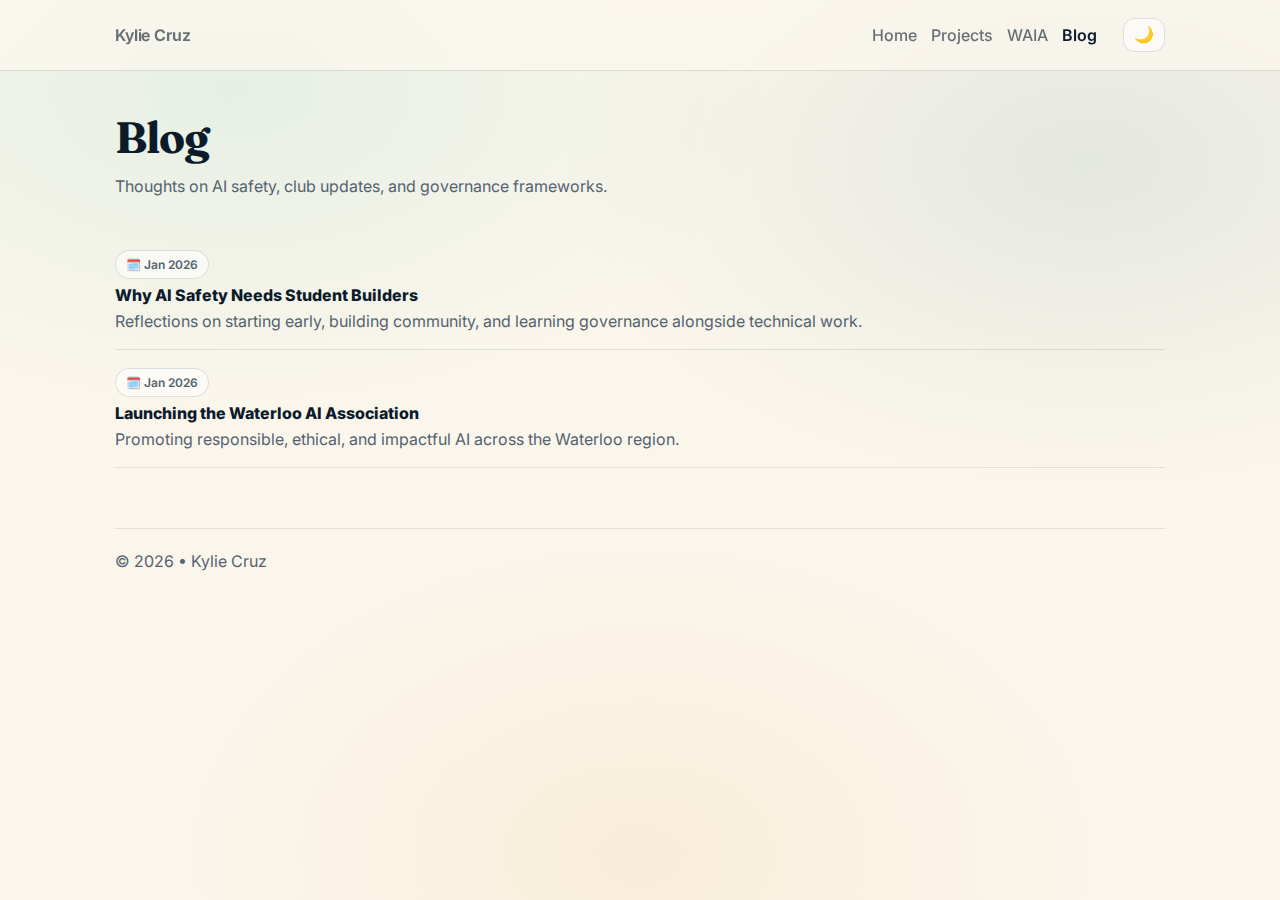
<file: docs/blog.html>
<!doctype html>
<html lang="en">
<head>
  <meta charset="utf-8" />
  <meta name="viewport" content="width=device-width, initial-scale=1" />

  <!-- EDIT HERE: Browser tab title -->
  <title>Blog • Kylie Cruz</title>

  <!-- Styles (served from docs/static for GitHub Pages) -->
  <link rel="stylesheet" href="static/style.css" />
</head>
<body>

  <!-- Night-mode stars (only visible in dark mode) -->
  <div class="stars" aria-hidden="true"></div>

  <!-- Site header / nav -->
  <header class="site-header">
    <div class="container">
      <div class="nav">
        <!-- EDIT HERE: Site name -->
        <a class="brand" href="index.html">Kylie Cruz</a>

        <nav class="nav-links" aria-label="Primary">
          <a href="index.html">Home</a>
          <a href="projects.html">Projects</a>
          <a href="waia.html">WAIA</a>
          <a href="blog.html" class="active">Blog</a>

          <!-- Dark mode toggle -->
          <button class="icon-btn" id="themeToggle" type="button" aria-label="Toggle dark mode">
            <span id="themeIcon">🌙</span>
          </button>
        </nav>
      </div>
    </div>
  </header>

  <main class="container">

    <!-- EDIT HERE: Blog page heading + intro text -->
    <section class="page-head">
      <h1>Blog</h1>
      <p class="muted">Thoughts on AI safety, club updates, and governance frameworks.</p>
    </section>

    <!-- EDIT HERE: Blog post list
         Each post links to a static HTML file (example: post.html).
         You can duplicate <a class="post-row"> blocks to add more posts. -->
    <section class="posts">

      <!-- EDIT HERE: Single post -->
      <a class="post-row" href="student-builders-post.html">
        <div class="meta-row">
          <span class="meta-pill">🗓️ Jan 2026</span>
        </div>
        <div class="post-title">Why AI Safety Needs Student Builders</div>
        <div class="muted">
          Reflections on starting early, building community, and learning governance alongside technical work.
        </div>
      </a>

      <!-- EDIT HERE: Another post (duplicate this block for more) -->
      <a class="post-row" href="waia-post.html">
        <div class="meta-row">
          <span class="meta-pill">🗓️ Jan 2026</span>
        </div>
        <div class="post-title">Launching the Waterloo AI Association</div>
        <div class="muted">
          Promoting responsible, ethical, and impactful AI across the Waterloo region.
        </div>
      </a>

    </section>

    <footer class="footer">
      <!-- EDIT HERE: Footer text -->
      <div class="muted">© 2026 • Kylie Cruz</div>
    </footer>

  </main>

  <script src="static/site.js"></script>
</body>
</html>
</file>
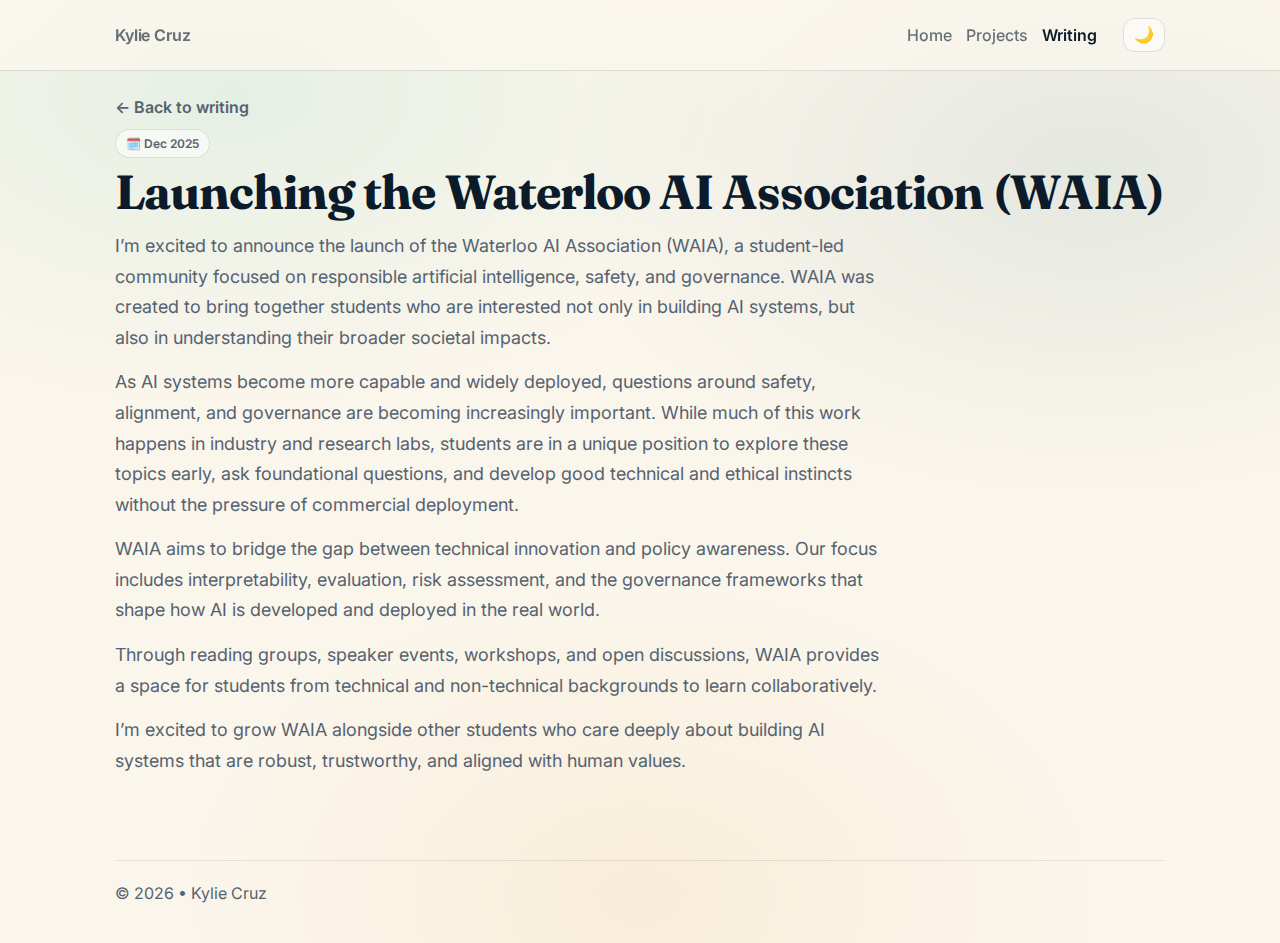
<file: docs/post.html>
<!doctype html>
<html lang="en">
<head>
  <meta charset="utf-8" />
  <meta name="viewport" content="width=device-width, initial-scale=1" />
  <title>Launching the Waterloo AI Association • Kylie Cruz</title>
  <link rel="stylesheet" href="static/style.css" />
</head>
<body>

  <div class="stars" aria-hidden="true"></div>

  <header class="site-header">
    <div class="container">
      <div class="nav">
        <a class="brand" href="index.html">Kylie Cruz</a>
        <nav class="nav-links" aria-label="Primary">
          <a href="index.html">Home</a>
          <a href="projects.html">Projects</a>
          <a href="blog.html" class="active">Writing</a>
          <button class="icon-btn" id="themeToggle" type="button" aria-label="Toggle dark mode">
            <span id="themeIcon">🌙</span>
          </button>
        </nav>
      </div>
    </div>
  </header>

  <main class="container">

    <a class="back" href="blog.html">← Back to writing</a>

    <section class="post">
      <div class="meta-row">
        <span class="meta-pill">🗓️ Dec 2025</span>
      </div>

      <h1>Launching the Waterloo AI Association (WAIA)</h1>

      <div class="post-body">
        <p>
          I’m excited to announce the launch of the Waterloo AI Association (WAIA), a student-led community
          focused on responsible artificial intelligence, safety, and governance. WAIA was created to bring
          together students who are interested not only in building AI systems, but also in understanding
          their broader societal impacts.
        </p>

        <p>
          As AI systems become more capable and widely deployed, questions around safety, alignment, and
          governance are becoming increasingly important. While much of this work happens in industry and
          research labs, students are in a unique position to explore these topics early, ask foundational
          questions, and develop good technical and ethical instincts without the pressure of commercial
          deployment.
        </p>

        <p>
          WAIA aims to bridge the gap between technical innovation and policy awareness. Our focus includes
          interpretability, evaluation, risk assessment, and the governance frameworks that shape how AI is
          developed and deployed in the real world.
        </p>

        <p>
          Through reading groups, speaker events, workshops, and open discussions, WAIA provides a space
          for students from technical and non-technical backgrounds to learn collaboratively.
        </p>

        <p>
          I’m excited to grow WAIA alongside other students who care deeply about building AI systems that
          are robust, trustworthy, and aligned with human values.
        </p>
      </div>
    </section>

    <footer class="footer">
      <div class="muted">© 2026 • Kylie Cruz</div>
    </footer>

  </main>

  <script src="static/site.js"></script>
</body>
</html>
</file>
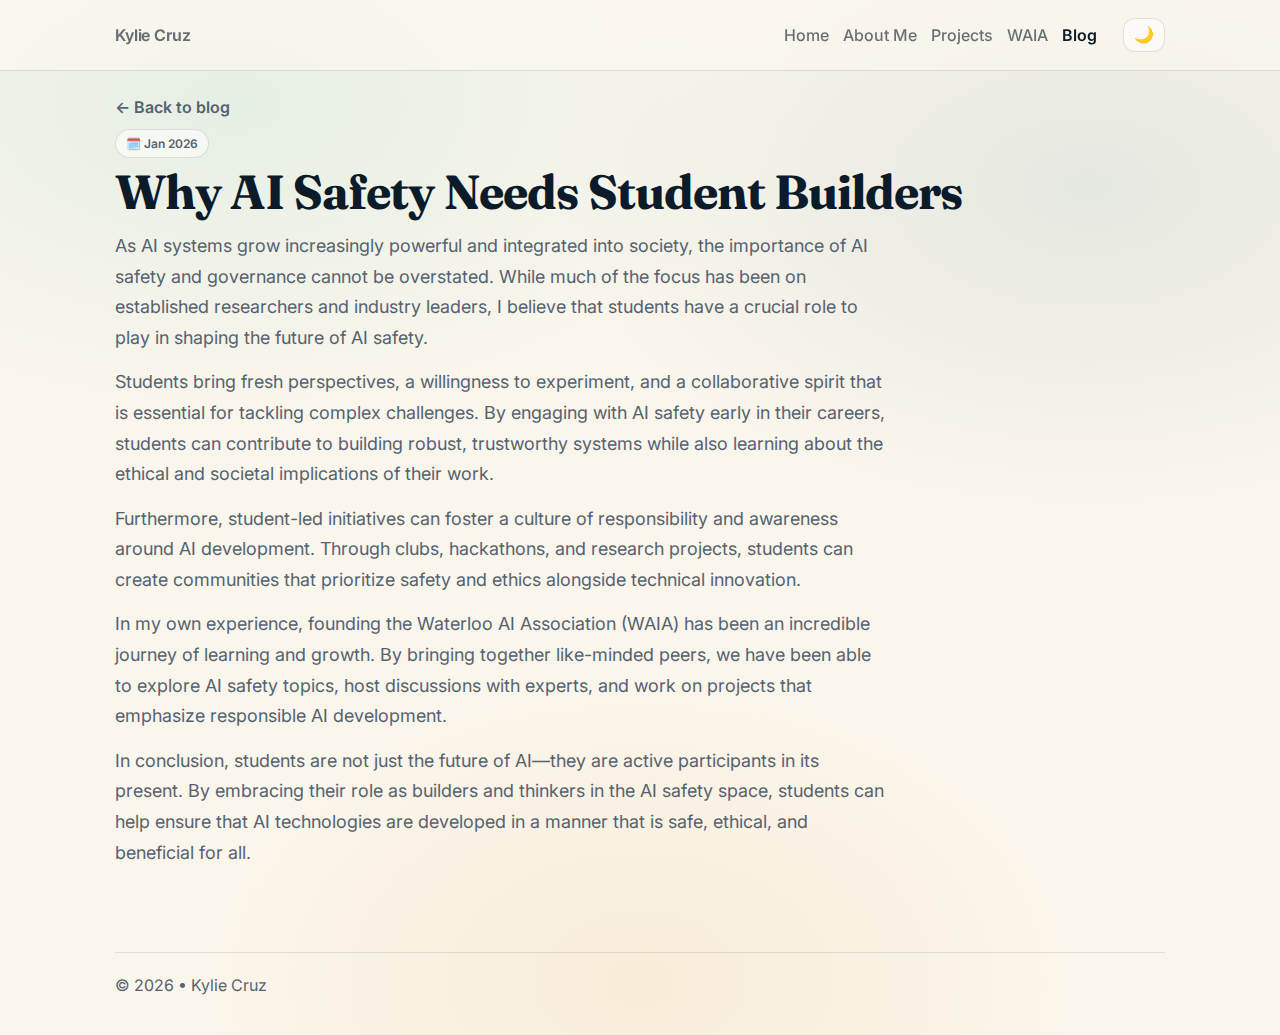
<file: docs/student-builders-post.html>
<!doctype html>
<html lang="en">
<head>
  <meta charset="utf-8" />
  <meta name="viewport" content="width=device-width, initial-scale=1" />
  <title>Why AI Safety Needs Student Builders • Kylie Cruz</title>
  <link rel="stylesheet" href="static/style.css" />
</head>
<body>

  <div class="stars" aria-hidden="true"></div>

  <header class="site-header">
    <div class="container">
      <div class="nav">
        <a class="brand" href="index.html">Kylie Cruz</a>
        <nav class="nav-links" aria-label="Primary">
          <a href="index.html">Home</a>
          <a href="about-me.html">About Me</a>
          <a href="projects.html">Projects</a>
          <a href="waia.html">WAIA</a>
          <a href="blog.html" class="active">Blog</a>
          <button class="icon-btn" id="themeToggle" type="button" aria-label="Toggle dark mode">
            <span id="themeIcon">🌙</span>
          </button>
        </nav>
      </div>
    </div>
  </header>

  <main class="container">

    <a class="back" href="blog.html">← Back to blog</a>

    <section class="post">
      <div class="meta-row">
        <span class="meta-pill">🗓️ Jan 2026</span>
      </div>

      <h1>Why AI Safety Needs Student Builders</h1>

      <div class="post-body">
        <p>
          As AI systems grow increasingly powerful and integrated into society, the importance of AI safety
          and governance cannot be overstated. While much of the focus has been on established researchers
          and industry leaders, I believe that students have a crucial role to play in shaping the future
          of AI safety.
        </p>

        <p>
          Students bring fresh perspectives, a willingness to experiment, and a collaborative spirit that
          is essential for tackling complex challenges. By engaging with AI safety early in their careers,
          students can contribute to building robust, trustworthy systems while also learning about the
          ethical and societal implications of their work.
        </p>

        <p>
          Furthermore, student-led initiatives can foster a culture of responsibility and awareness around
          AI development. Through clubs, hackathons, and research projects, students can create communities
          that prioritize safety and ethics alongside technical innovation.
        </p>

        <p>
          In my own experience, founding the Waterloo AI Association (WAIA) has been an incredible journey
          of learning and growth. By bringing together like-minded peers, we have been able to explore AI
          safety topics, host discussions with experts, and work on projects that emphasize responsible AI
          development.
        </p>

        <p>
          In conclusion, students are not just the future of AI—they are active participants in its present.
          By embracing their role as builders and thinkers in the AI safety space, students can help ensure
          that AI technologies are developed in a manner that is safe, ethical, and beneficial for all.
        </p>
      </div>
    </section>

    <footer class="footer">
      <div class="muted">© 2026 • Kylie Cruz</div>
    </footer>

  </main>

  <script src="static/site.js"></script>
</body>
</html>
</file>
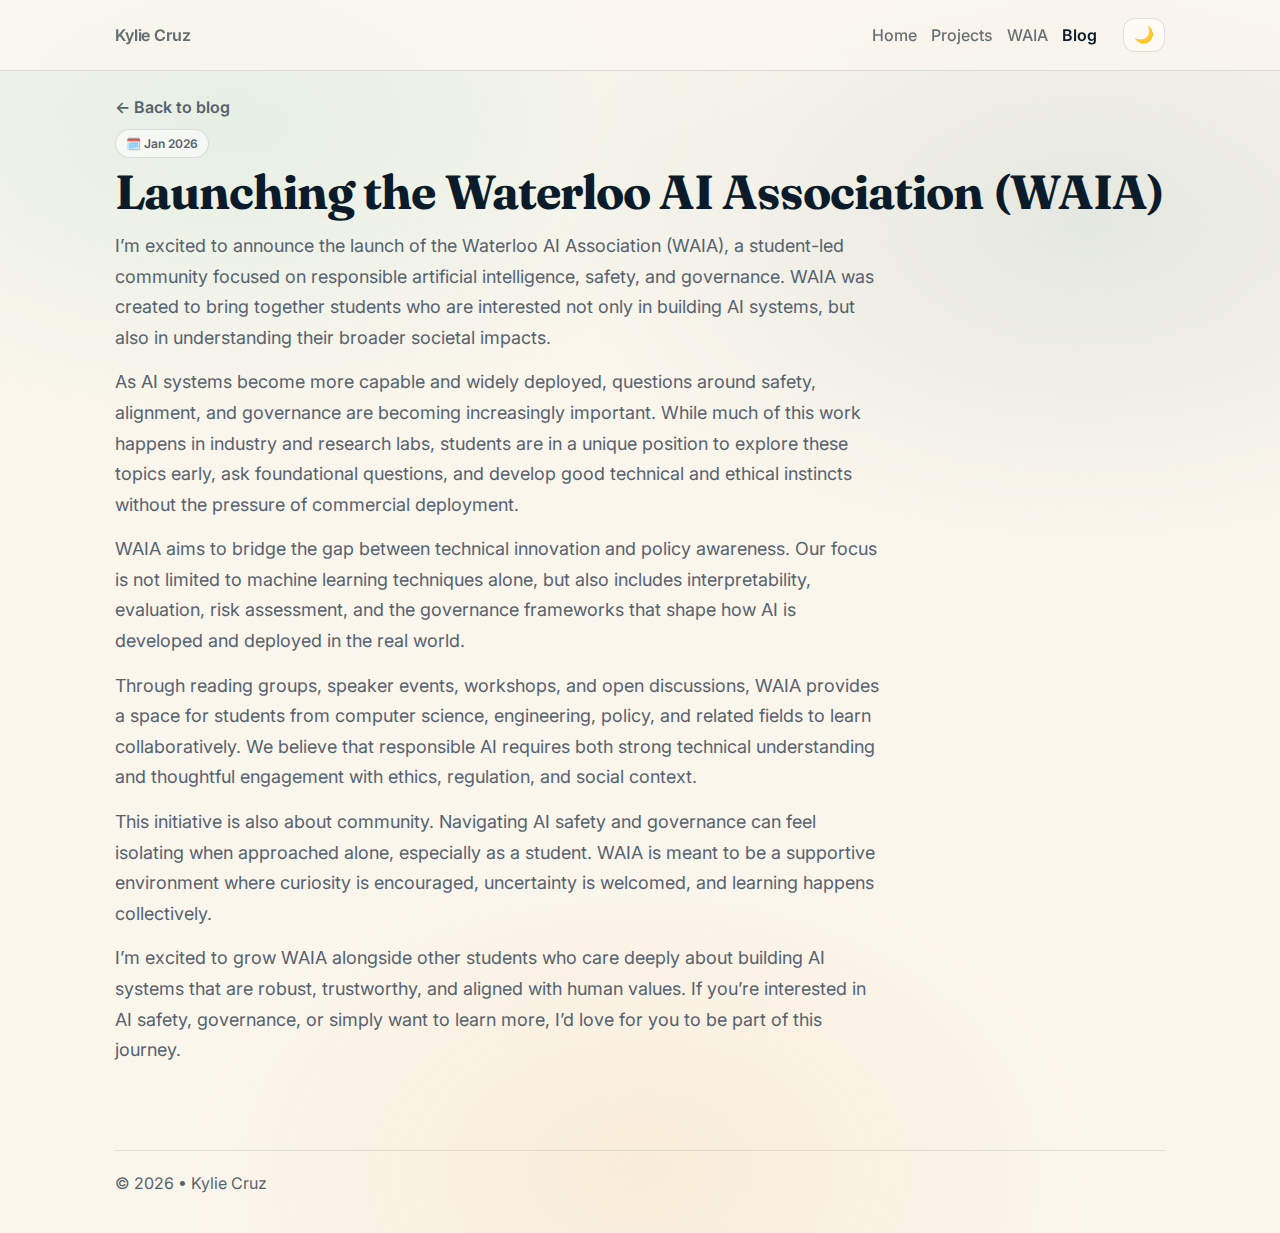
<file: docs/waia-post.html>
<!doctype html>
<html lang="en">
<head>
  <meta charset="utf-8" />
  <meta name="viewport" content="width=device-width, initial-scale=1" />

  <!-- Browser tab title -->
  <title>Launching the Waterloo AI Association • Kylie Cruz</title>

  <!-- Styles -->
  <link rel="stylesheet" href="static/style.css" />
</head>
<body>

  <!-- Stars (only visible in dark mode via JS/CSS) -->
  <div class="stars" aria-hidden="true"></div>

  <!-- Header / Navigation -->
  <header class="site-header">
    <div class="container">
      <div class="nav">
        <a class="brand" href="index.html">Kylie Cruz</a>

        <nav class="nav-links" aria-label="Primary">
          <a href="index.html">Home</a>
          <a href="projects.html">Projects</a>
          <a href="waia.html">WAIA</a>
          <a href="blog.html" class="active">Blog</a>

          <!-- Dark mode toggle -->
          <button class="icon-btn" id="themeToggle" type="button" aria-label="Toggle dark mode">
            <span id="themeIcon">🌙</span>
          </button>
        </nav>
      </div>
    </div>
  </header>

  <main class="container">

    <!-- Back link -->
    <a class="back" href="blog.html">← Back to blog</a>

    <!-- Post -->
    <section class="post">

      <!-- Date -->
      <div class="meta-row">
        <span class="meta-pill">🗓️ Jan 2026</span>
      </div>

      <!-- Title -->
      <h1>Launching the Waterloo AI Association (WAIA)</h1>

      <!-- Article body -->
      <div class="post-body">
        <p>
          I’m excited to announce the launch of the Waterloo AI Association (WAIA), a student-led community
          focused on responsible artificial intelligence, safety, and governance. WAIA was created to bring
          together students who are interested not only in building AI systems, but also in understanding
          their broader societal impacts.
        </p>

        <p>
          As AI systems become more capable and widely deployed, questions around safety, alignment, and
          governance are becoming increasingly important. While much of this work happens in industry and
          research labs, students are in a unique position to explore these topics early, ask foundational
          questions, and develop good technical and ethical instincts without the pressure of commercial
          deployment.
        </p>

        <p>
          WAIA aims to bridge the gap between technical innovation and policy awareness. Our focus is not
          limited to machine learning techniques alone, but also includes interpretability, evaluation,
          risk assessment, and the governance frameworks that shape how AI is developed and deployed in the
          real world.
        </p>

        <p>
          Through reading groups, speaker events, workshops, and open discussions, WAIA provides a space
          for students from computer science, engineering, policy, and related fields to learn collaboratively.
          We believe that responsible AI requires both strong technical understanding and thoughtful engagement
          with ethics, regulation, and social context.
        </p>

        <p>
          This initiative is also about community. Navigating AI safety and governance can feel isolating
          when approached alone, especially as a student. WAIA is meant to be a supportive environment where
          curiosity is encouraged, uncertainty is welcomed, and learning happens collectively.
        </p>

        <p>
          I’m excited to grow WAIA alongside other students who care deeply about building AI systems that
          are robust, trustworthy, and aligned with human values. If you’re interested in AI safety,
          governance, or simply want to learn more, I’d love for you to be part of this journey.
        </p>
      </div>
    </section>

    <!-- Footer -->
    <footer class="footer">
      <div class="muted">© 2026 • Kylie Cruz</div>
    </footer>

  </main>

  <!-- Scripts -->
  <script src="static/site.js"></script>
</body>
</html>
</file>
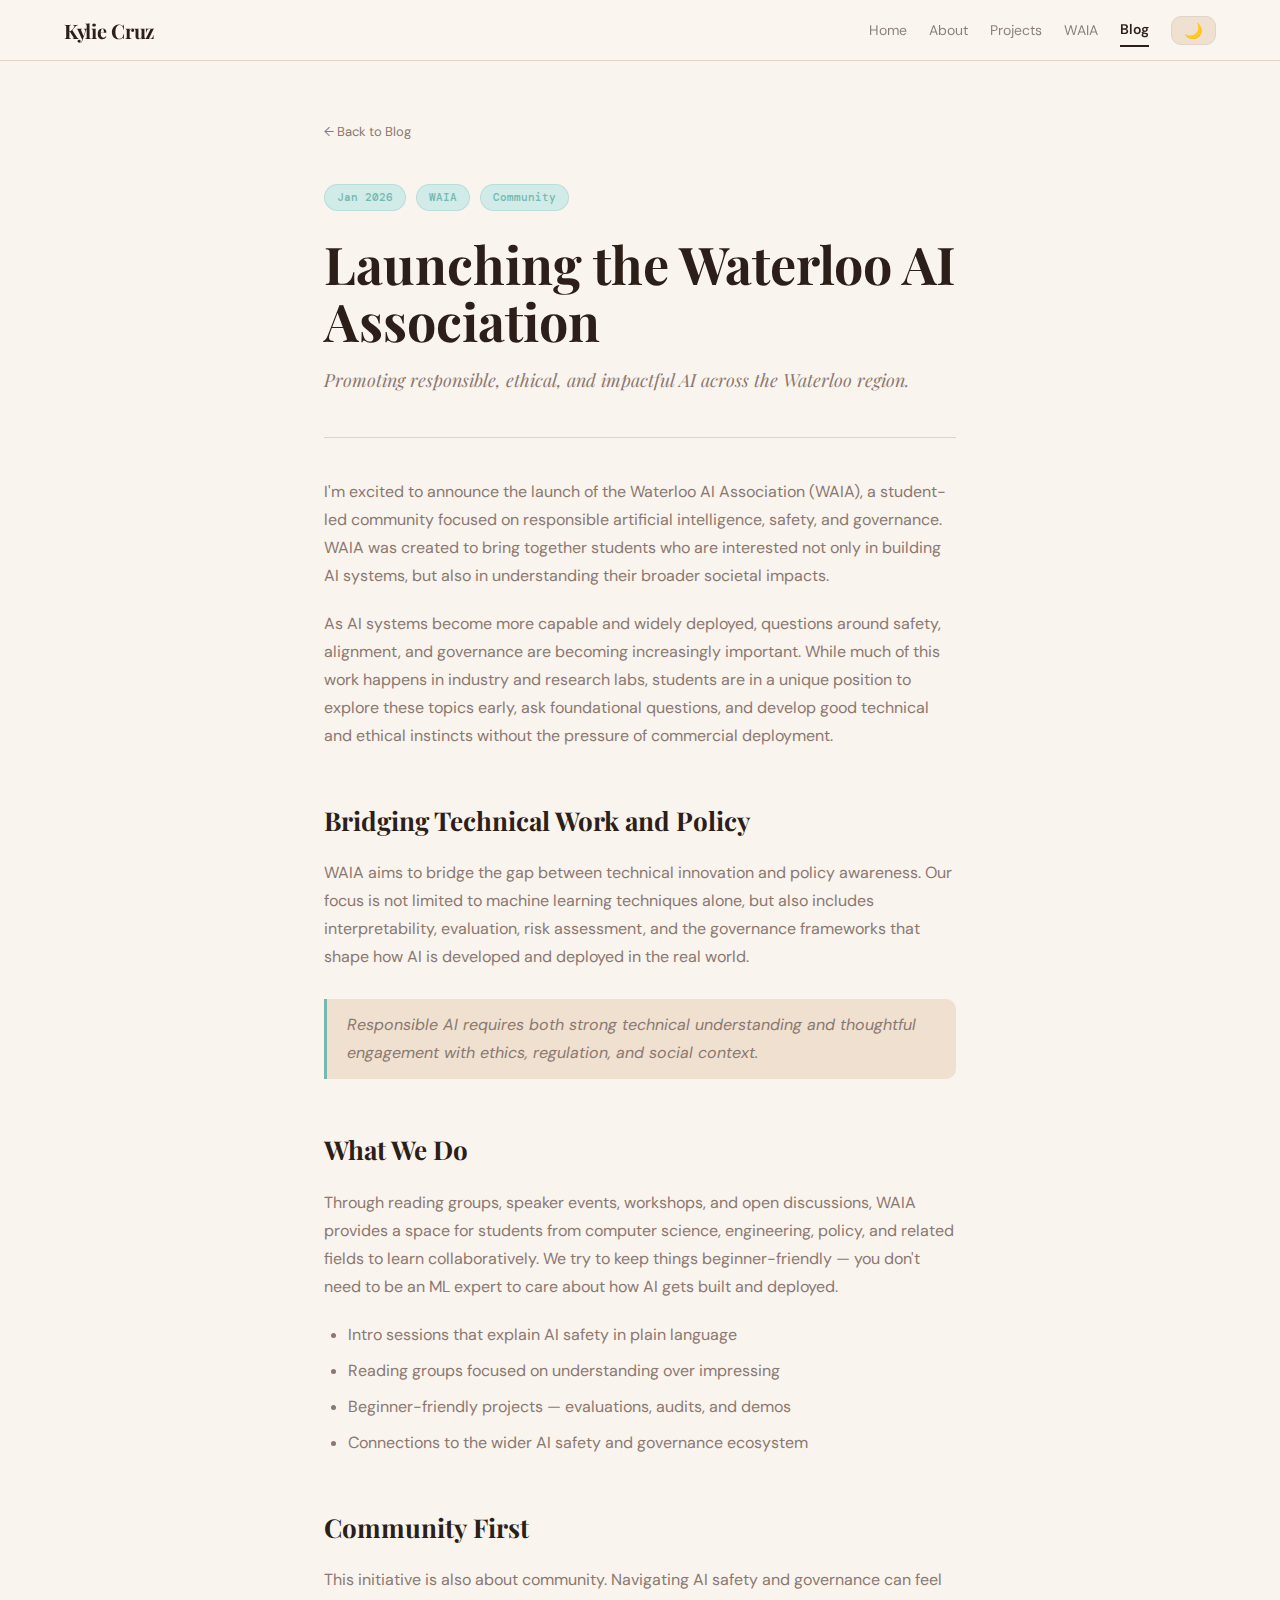
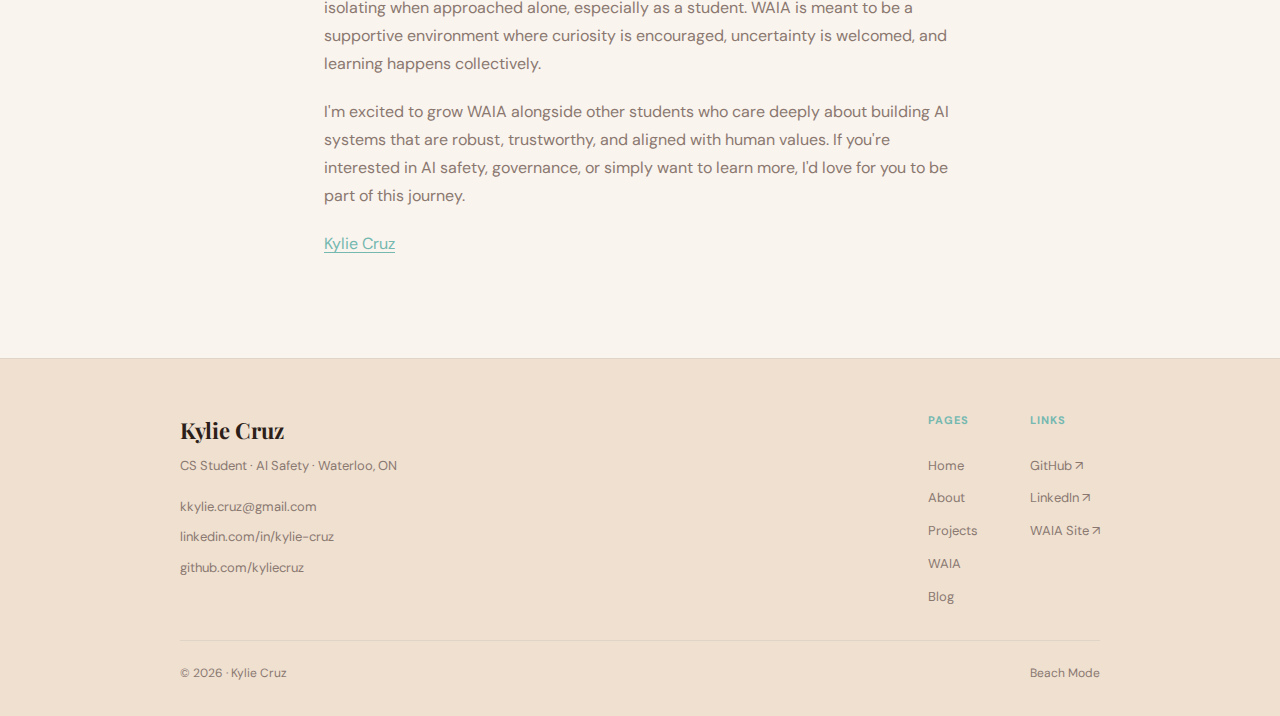
<file: public/waia-post.html>
<!doctype html>
<html lang="en">
<head>
  <meta charset="utf-8" />
  <meta name="viewport" content="width=device-width, initial-scale=1" />
  <title>Launching the Waterloo AI Association • Kylie Cruz</title>

  <link rel="preconnect" href="https://fonts.googleapis.com" />
  <link href="https://fonts.googleapis.com/css2?family=Playfair+Display:ital,wght@0,400;0,600;0,700;1,400;1,600&family=DM+Sans:opsz,wght@9..40,300;9..40,400;9..40,500;9..40,600&family=DM+Mono:wght@400;500&display=swap" rel="stylesheet" />

  <style>
    *, *::before, *::after { box-sizing: border-box; margin: 0; padding: 0; }

    /* ── Theme tokens ── */
    :root {
      --bg:           #FAF4EE;
      --bg-alt:       #EFE0D0;
      --card:         #FDF8F4;
      --text:         #2C1E18;
      --muted:        #8A7870;
      --accent:       #74B8B0;
      --accent-light: #D0EBE8;
      --accent-border:#74B8B040;
      --border:       #E0D4C8;
      --coral:        #E8B2A4;
      --nav-bg:       rgba(250,244,238,0.92);
    }
    [data-theme="dark"] {
      --bg:           #060818;
      --bg-alt:       #0D1230;
      --card:         #0E1535;
      --text:         #E8EEFF;
      --muted:        #8898CC;
      --accent:       #A78BFA;
      --accent-light: #1E1540;
      --accent-border:#A78BFA40;
      --border:       #1E2A5A;
      --coral:        #F472B6;
      --nav-bg:       rgba(6,8,24,0.92);
    }
    @media (prefers-color-scheme: dark) {
      :root:not([data-theme="light"]) {
        --bg:           #060818;
        --bg-alt:       #0D1230;
        --card:         #0E1535;
        --text:         #E8EEFF;
        --muted:        #8898CC;
        --accent:       #A78BFA;
        --accent-light: #1E1540;
        --accent-border:#A78BFA40;
        --border:       #1E2A5A;
        --coral:        #F472B6;
        --nav-bg:       rgba(6,8,24,0.92);
      }
    }

    body {
      font-family: 'DM Sans', -apple-system, sans-serif;
      background: var(--bg);
      color: var(--text);
      line-height: 1.75;
      transition: background 0.4s, color 0.4s;
    }

    /* ── Nav ── */
    .site-nav {
      position: sticky; top: 0; z-index: 200;
      background: var(--nav-bg);
      backdrop-filter: blur(18px);
      border-bottom: 1px solid var(--border);
    }
    .nav-inner {
      padding: 0 24px;
      height: 60px;
      max-width: 1200px;
      margin: 0 auto;
      display: flex;
      align-items: center;
      justify-content: space-between;
    }
    .nav-brand {
      font-family: 'Playfair Display', Georgia, serif;
      font-size: 20px;
      font-weight: 700;
      color: var(--text);
      text-decoration: none;
      letter-spacing: -0.3px;
      white-space: nowrap;
    }
    .nav-links {
      display: flex;
      gap: 22px;
      align-items: center;
    }
    .nav-links a {
      font-family: 'DM Sans', -apple-system, sans-serif;
      font-size: 14px;
      color: var(--text);
      text-decoration: none;
      opacity: 0.55;
      transition: opacity 0.2s;
      padding: 4px 0;
    }
    .nav-links a:hover { opacity: 1; }
    .nav-links a.active { opacity: 1; font-weight: 600; border-bottom: 2px solid var(--text); }
    .theme-btn {
      background: var(--bg-alt);
      border: 1px solid var(--border);
      border-radius: 10px;
      padding: 6px 12px;
      font-size: 15px;
      color: var(--text);
      cursor: pointer;
      transition: all 0.2s;
      display: flex;
      align-items: center;
      line-height: 1;
    }
    .theme-btn:hover { border-color: var(--accent); }

    /* ── Post layout ── */
    .post-wrapper {
      max-width: 680px;
      margin: 0 auto;
      padding: 56px 24px 80px;
    }
    .back-link {
      display: inline-flex;
      align-items: center;
      gap: 6px;
      font-size: 13px;
      color: var(--muted);
      text-decoration: none;
      margin-bottom: 40px;
      transition: color 0.15s;
    }
    .back-link:hover { color: var(--accent); }

    /* ── Meta ── */
    .meta { display: flex; gap: 10px; flex-wrap: wrap; margin-bottom: 24px; }
    .pill {
      display: inline-block;
      padding: 3px 12px;
      border-radius: 999px;
      font-family: 'DM Mono', monospace;
      font-size: 11px;
      font-weight: 500;
      background: var(--accent-light);
      color: var(--accent);
      border: 1px solid var(--accent-border);
    }

    /* ── Typography ── */
    h1 {
      font-family: 'Playfair Display', Georgia, serif;
      font-size: clamp(32px, 5vw, 52px);
      line-height: 1.1;
      color: var(--text);
      margin-bottom: 16px;
    }
    .subtitle {
      font-family: 'Playfair Display', Georgia, serif;
      font-style: italic;
      font-size: 18px;
      color: var(--muted);
      margin-bottom: 40px;
      padding-bottom: 40px;
      border-bottom: 1px solid var(--border);
    }
    h2 { font-family: 'Playfair Display', Georgia, serif; font-size: 26px; color: var(--text); margin: 48px 0 16px; }
    h3 { font-family: 'Playfair Display', Georgia, serif; font-size: 20px; color: var(--text); margin: 32px 0 12px; }
    p  { color: var(--muted); margin-bottom: 20px; font-size: 16px; }
    a  { color: var(--accent); text-decoration: underline; text-underline-offset: 3px; }
    ul, ol { padding-left: 24px; margin-bottom: 20px; color: var(--muted); font-size: 16px; }
    li { margin-bottom: 8px; }
    blockquote {
      border-left: 3px solid var(--accent);
      padding: 12px 20px;
      margin: 28px 0;
      background: var(--bg-alt);
      border-radius: 0 10px 10px 0;
      color: var(--muted);
      font-style: italic;
    }
    code {
      font-family: 'DM Mono', monospace;
      font-size: 13px;
      background: var(--bg-alt);
      border: 1px solid var(--border);
      border-radius: 5px;
      padding: 2px 6px;
      color: var(--accent);
    }

    /* ── Footer ── */
    .site-footer {
      background: var(--bg-alt);
      border-top: 1px solid var(--border);
      padding: 52px 32px 32px;
    }
    .footer-inner {
      max-width: 920px;
      margin: 0 auto;
      display: flex;
      justify-content: space-between;
      align-items: flex-start;
      gap: 40px;
      flex-wrap: wrap;
      margin-bottom: 32px;
    }
    .footer-name {
      font-family: 'Playfair Display', Georgia, serif;
      font-size: 22px;
      font-weight: 700;
      color: var(--text);
      margin-bottom: 5px;
    }
    .footer-tagline {
      font-size: 13px;
      color: var(--muted);
      margin-bottom: 18px;
    }
    .footer-contacts { display: flex; flex-direction: column; gap: 8px; }
    .footer-contacts a {
      font-size: 13px;
      color: var(--muted);
      text-decoration: none;
      transition: color 0.15s;
    }
    .footer-contacts a:hover { color: var(--accent); }
    .footer-right { display: flex; gap: 52px; }
    .footer-col-label {
      font-size: 11px;
      font-weight: 700;
      color: var(--accent);
      letter-spacing: 0.1em;
      text-transform: uppercase;
      margin-bottom: 14px;
      font-family: 'DM Sans', sans-serif;
    }
    .footer-col { display: flex; flex-direction: column; gap: 10px; }
    .footer-col a {
      font-size: 13px;
      color: var(--muted);
      text-decoration: none;
      transition: color 0.15s;
    }
    .footer-col a:hover { color: var(--text); }
    .footer-bottom {
      max-width: 920px;
      margin: 0 auto;
      padding-top: 22px;
      border-top: 1px solid var(--border);
      display: flex;
      justify-content: space-between;
      align-items: center;
      flex-wrap: wrap;
      gap: 8px;
    }
    .footer-bottom span { font-size: 12px; color: var(--muted); }
  </style>
</head>
<body>

  <!-- Nav -->
  <nav class="site-nav">
    <div class="nav-inner">
      <a class="nav-brand" href="/">Kylie Cruz</a>
      <div class="nav-links">
        <a href="/">Home</a>
        <a href="/">About</a>
        <a href="/">Projects</a>
        <a href="/">WAIA</a>
        <a href="/" class="active">Blog</a>
        <button class="theme-btn" id="theme-toggle" title="Toggle theme">
          <span id="theme-icon">☀</span>
        </button>
      </div>
    </div>
  </nav>

  <!-- Post -->
  <div class="post-wrapper">
    <a href="javascript:history.back()" class="back-link">← Back to Blog</a>

    <div class="meta">
      <span class="pill">Jan 2026</span>
      <span class="pill">WAIA</span>
      <span class="pill">Community</span>
    </div>

    <h1>Launching the Waterloo AI Association</h1>
    <p class="subtitle">Promoting responsible, ethical, and impactful AI across the Waterloo region.</p>

    <p>I'm excited to announce the launch of the Waterloo AI Association (WAIA), a student-led community focused on responsible artificial intelligence, safety, and governance. WAIA was created to bring together students who are interested not only in building AI systems, but also in understanding their broader societal impacts.</p>

    <p>As AI systems become more capable and widely deployed, questions around safety, alignment, and governance are becoming increasingly important. While much of this work happens in industry and research labs, students are in a unique position to explore these topics early, ask foundational questions, and develop good technical and ethical instincts without the pressure of commercial deployment.</p>

    <h2>Bridging Technical Work and Policy</h2>

    <p>WAIA aims to bridge the gap between technical innovation and policy awareness. Our focus is not limited to machine learning techniques alone, but also includes interpretability, evaluation, risk assessment, and the governance frameworks that shape how AI is developed and deployed in the real world.</p>

    <blockquote>Responsible AI requires both strong technical understanding and thoughtful engagement with ethics, regulation, and social context.</blockquote>

    <h2>What We Do</h2>

    <p>Through reading groups, speaker events, workshops, and open discussions, WAIA provides a space for students from computer science, engineering, policy, and related fields to learn collaboratively. We try to keep things beginner-friendly — you don't need to be an ML expert to care about how AI gets built and deployed.</p>

    <ul>
      <li>Intro sessions that explain AI safety in plain language</li>
      <li>Reading groups focused on understanding over impressing</li>
      <li>Beginner-friendly projects — evaluations, audits, and demos</li>
      <li>Connections to the wider AI safety and governance ecosystem</li>
    </ul>

    <h2>Community First</h2>

    <p>This initiative is also about community. Navigating AI safety and governance can feel isolating when approached alone, especially as a student. WAIA is meant to be a supportive environment where curiosity is encouraged, uncertainty is welcomed, and learning happens collectively.</p>

    <p>I'm excited to grow WAIA alongside other students who care deeply about building AI systems that are robust, trustworthy, and aligned with human values. If you're interested in AI safety, governance, or simply want to learn more, I'd love for you to be part of this journey.</p>

    <p><a href="/">Kylie Cruz</a></p>
  </div>

  <!-- Footer -->
  <footer class="site-footer">
    <div class="footer-inner">
      <div>
        <div class="footer-name">Kylie Cruz</div>
        <div class="footer-tagline">CS Student · AI Safety · Waterloo, ON</div>
        <div class="footer-contacts">
          <a href="mailto:kkylie.cruz@gmail.com">kkylie.cruz@gmail.com</a>
          <a href="https://linkedin.com/in/kylie-cruz" target="_blank" rel="noopener noreferrer">linkedin.com/in/kylie-cruz</a>
          <a href="https://github.com/kyliecruz" target="_blank" rel="noopener noreferrer">github.com/kyliecruz</a>
        </div>
      </div>
      <div class="footer-right">
        <div class="footer-col">
          <div class="footer-col-label">Pages</div>
          <a href="/">Home</a>
          <a href="/">About</a>
          <a href="/">Projects</a>
          <a href="/">WAIA</a>
          <a href="/">Blog</a>
        </div>
        <div class="footer-col">
          <div class="footer-col-label">Links</div>
          <a href="https://github.com/kyliecruz" target="_blank" rel="noopener noreferrer">GitHub ↗</a>
          <a href="https://linkedin.com/in/kylie-cruz" target="_blank" rel="noopener noreferrer">LinkedIn ↗</a>
          <a href="https://v0-waterloo-ai-association.vercel.app/" target="_blank" rel="noopener noreferrer">WAIA Site ↗</a>
        </div>
      </div>
    </div>
    <div class="footer-bottom">
      <span>© 2026 · Kylie Cruz</span>
      <span id="mode-label">Beach Mode</span>
    </div>
  </footer>

  <script>
    // ── Theme toggle ──────────────────────────────────────────────────────────
    const root = document.documentElement;
    const btn  = document.getElementById('theme-toggle');
    const icon = document.getElementById('theme-icon');
    const lbl  = document.getElementById('mode-label');

    function isDark() {
      return root.dataset.theme === 'dark' ||
        (!root.dataset.theme && window.matchMedia('(prefers-color-scheme: dark)').matches);
    }

    function applyTheme(dark) {
      root.dataset.theme = dark ? 'dark' : 'light';
      icon.textContent   = dark ? '☀' : '🌙';
      lbl.textContent    = dark ? 'Space Mode' : 'Beach Mode';
      localStorage.setItem('theme', dark ? 'dark' : 'light');
    }

    // Load saved preference
    const saved = localStorage.getItem('theme');
    if (saved) {
      applyTheme(saved === 'dark');
    } else {
      applyTheme(window.matchMedia('(prefers-color-scheme: dark)').matches);
    }

    btn.addEventListener('click', () => applyTheme(!isDark()));
  </script>
</body>
</html>
</file>
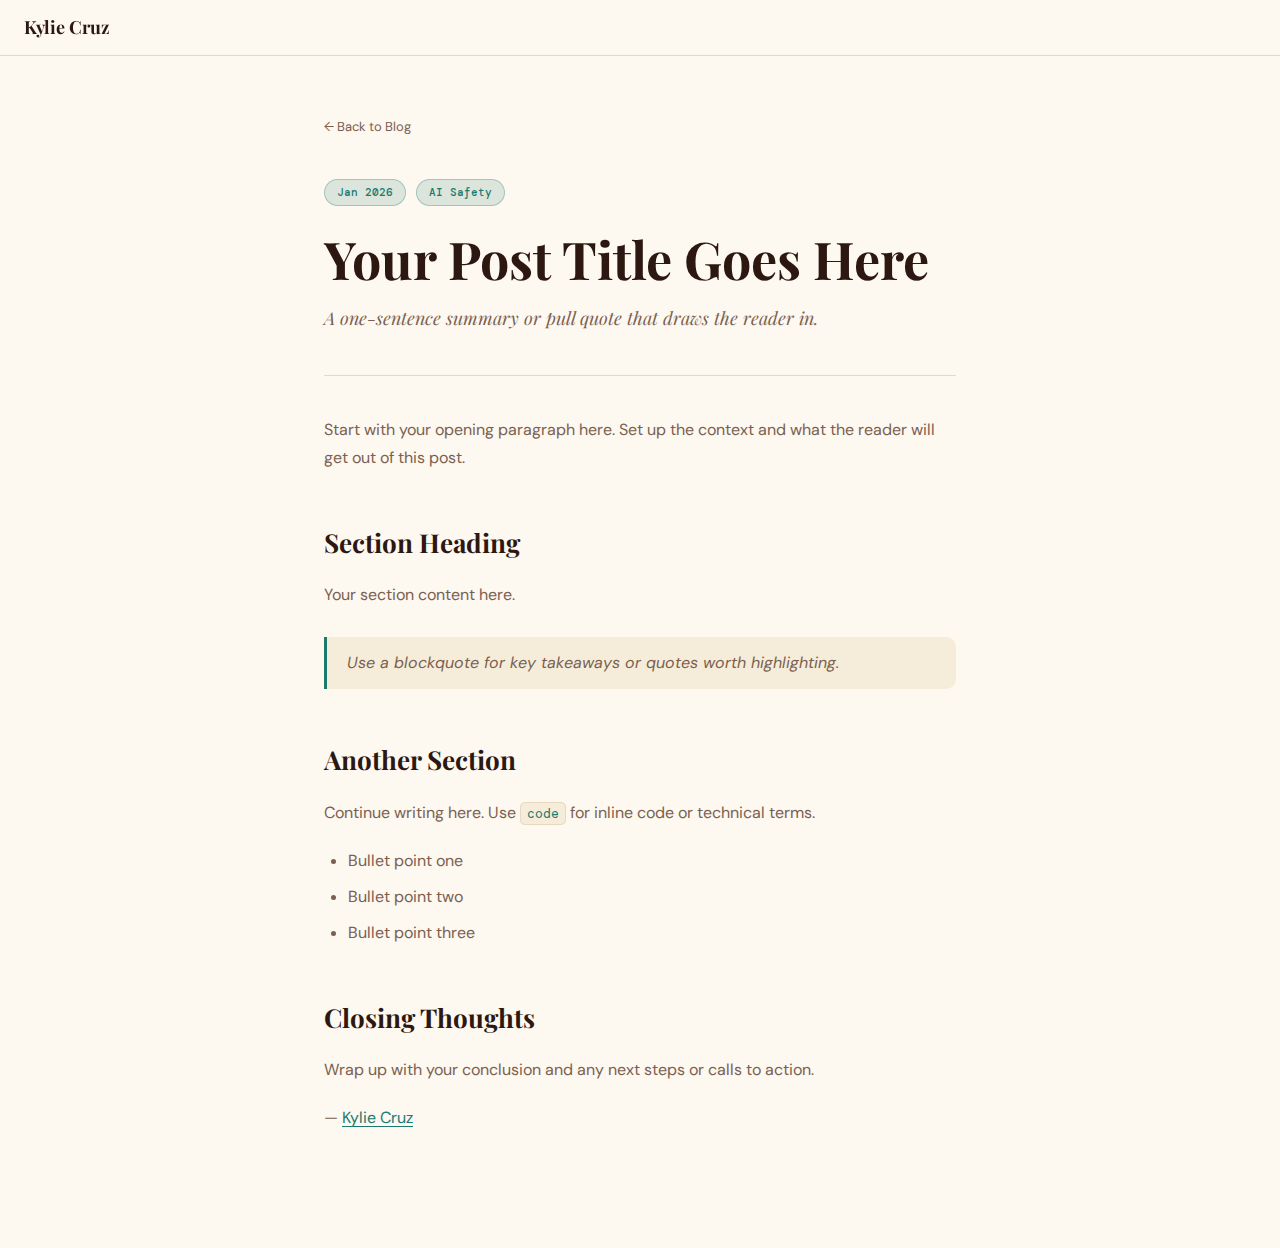
<file: templates/blog-post-template.html>
<!doctype html>
<html lang="en">
<head>
  <meta charset="utf-8" />
  <meta name="viewport" content="width=device-width, initial-scale=1" />

  <!-- ✏️  Update the title -->
  <title>Your Post Title • Kylie Cruz</title>

  <link rel="preconnect" href="https://fonts.googleapis.com" />
  <link href="https://fonts.googleapis.com/css2?family=Playfair+Display:ital,wght@0,400;0,600;0,700;1,400&family=DM+Sans:opsz,wght@9..40,400;9..40,500&family=DM+Mono:wght@400&display=swap" rel="stylesheet" />

  <style>
    *, *::before, *::after { box-sizing: border-box; margin: 0; padding: 0; }

    /* ── Colours (matches portfolio Beach theme) ── */
    :root {
      --bg:      #FDF8F0;
      --bg-alt:  #F5EDD9;
      --card:    #FFFCF5;
      --text:    #2C1810;
      --muted:   #7A6050;
      --accent:  #1B7A6E;
      --border:  #E8D8C0;
      --coral:   #D4603A;
    }
    @media (prefers-color-scheme: dark) {
      :root {
        --bg:      #060818;
        --bg-alt:  #0D1230;
        --card:    #0E1535;
        --text:    #E8EEFF;
        --muted:   #8898CC;
        --accent:  #A78BFA;
        --border:  #1E2A5A;
        --coral:   #F472B6;
      }
    }

    body {
      font-family: 'DM Sans', -apple-system, sans-serif;
      background: var(--bg);
      color: var(--text);
      line-height: 1.75;
      padding: 0;
    }

    /* ── Nav ── */
    .nav {
      position: sticky; top: 0; z-index: 100;
      background: color-mix(in srgb, var(--bg) 92%, transparent);
      backdrop-filter: blur(16px);
      border-bottom: 1px solid var(--border);
      padding: 0 24px;
      height: 56px;
      display: flex; align-items: center; justify-content: space-between;
    }
    .nav a { font-family: 'Playfair Display', Georgia, serif; font-size: 18px; font-weight: 700; color: var(--text); text-decoration: none; }
    .back-link { display: inline-flex; align-items: center; gap: 6px; font-size: 13px; color: var(--muted); text-decoration: none; margin-bottom: 40px; transition: color 0.15s; }
    .back-link:hover { color: var(--accent); }

    /* ── Post layout ── */
    .post-wrapper { max-width: 680px; margin: 0 auto; padding: 56px 24px 96px; }

    /* ── Meta ── */
    .meta { display: flex; gap: 10px; flex-wrap: wrap; margin-bottom: 24px; }
    .pill {
      display: inline-block; padding: 3px 12px; border-radius: 999px;
      font-family: 'DM Mono', monospace; font-size: 11px; font-weight: 500;
      background: color-mix(in srgb, var(--accent) 15%, transparent);
      color: var(--accent);
      border: 1px solid color-mix(in srgb, var(--accent) 30%, transparent);
    }

    /* ── Typography ── */
    h1 {
      font-family: 'Playfair Display', Georgia, serif;
      font-size: clamp(32px, 5vw, 52px);
      line-height: 1.1;
      color: var(--text);
      margin-bottom: 16px;
    }
    .subtitle {
      font-family: 'Playfair Display', Georgia, serif;
      font-style: italic;
      font-size: 18px;
      color: var(--muted);
      margin-bottom: 40px;
      padding-bottom: 40px;
      border-bottom: 1px solid var(--border);
    }
    h2 { font-family: 'Playfair Display', Georgia, serif; font-size: 26px; color: var(--text); margin: 48px 0 16px; }
    h3 { font-family: 'Playfair Display', Georgia, serif; font-size: 20px; color: var(--text); margin: 32px 0 12px; }
    p  { color: var(--muted); margin-bottom: 20px; font-size: 16px; }
    a  { color: var(--accent); text-decoration: underline; text-underline-offset: 3px; }
    ul, ol { padding-left: 24px; margin-bottom: 20px; color: var(--muted); font-size: 16px; }
    li { margin-bottom: 8px; }
    blockquote {
      border-left: 3px solid var(--accent);
      padding: 12px 20px;
      margin: 28px 0;
      background: var(--bg-alt);
      border-radius: 0 10px 10px 0;
      color: var(--muted);
      font-style: italic;
    }
    code {
      font-family: 'DM Mono', monospace;
      font-size: 13px;
      background: var(--bg-alt);
      border: 1px solid var(--border);
      border-radius: 5px;
      padding: 2px 6px;
      color: var(--accent);
    }
  </style>
</head>
<body>

  <div class="nav">
    <a href="/">Kylie Cruz</a>
  </div>

  <div class="post-wrapper">
    <a href="javascript:history.back()" class="back-link">← Back to Blog</a>

    <!-- ✏️  Update the pills (date, topic tags) -->
    <div class="meta">
      <span class="pill">Jan 2026</span>
      <span class="pill">AI Safety</span>
    </div>

    <!-- ✏️  Update the title and subtitle -->
    <h1>Your Post Title Goes Here</h1>
    <p class="subtitle">A one-sentence summary or pull quote that draws the reader in.</p>

    <!-- ✏️  Write your post content below -->

    <p>Start with your opening paragraph here. Set up the context and what the reader will get out of this post.</p>

    <h2>Section Heading</h2>
    <p>Your section content here.</p>

    <blockquote>Use a blockquote for key takeaways or quotes worth highlighting.</blockquote>

    <h2>Another Section</h2>
    <p>Continue writing here. Use <code>code</code> for inline code or technical terms.</p>
    <ul>
      <li>Bullet point one</li>
      <li>Bullet point two</li>
      <li>Bullet point three</li>
    </ul>

    <h2>Closing Thoughts</h2>
    <p>Wrap up with your conclusion and any next steps or calls to action.</p>
    <p>— <a href="/">Kylie Cruz</a></p>

  </div>

</body>
</html>
</file>
<file: docs/static/style.css>
/* Google Fonts (Fraunces for headings, Inter for body) */
@import url('https://fonts.googleapis.com/css2?family=Fraunces:opsz,wght@9..144,400;9..144,600;9..144,700&family=Inter:wght@400;500;600;700&display=swap');

:root{
  /* Minimal beach palette */
  --bg: #FBF6EC;                 /* warm sand */
  --panel: #FFFCF6;              /* sun-bleached sand */
  --text: #0B1B2A;               /* deep navy */
  --muted: #556270;              /* slate-blue */
  --border: rgba(11,27,42,.12);

  --accent: #1E6A7A;             /* ocean */
  --accent2: #66C6B6;            /* seafoam */
  --accent-soft: rgba(102,198,182,.16);

  /* Softer, more minimal depth */
  --shadow: 0 14px 35px rgba(11,27,42,.06);
  --radius: 18px;

  /* Alias used by header brand rules */
  --text-primary: var(--text);

  /* Wave speed (light mode) */
  --wave-speed: 6.2s;
}

*{ box-sizing: border-box; }
body{
  margin:0;
  font-family: Inter, system-ui, -apple-system, Segoe UI, Roboto, Arial, sans-serif;
  background:
    radial-gradient(900px 520px at 18% 10%, rgba(102,198,182,.14), transparent 60%),
    radial-gradient(920px 560px at 85% 18%, rgba(30,106,122,.10), transparent 58%),
    radial-gradient(760px 520px at 50% 95%, rgba(240,214,165,.28), transparent 60%),
    var(--bg);
  color: var(--text);
  min-height: 100vh;
}

.container{
  width: min(1050px, calc(100% - 40px));
  margin: 0 auto;
}

.site-header{
  position: sticky;
  top: 0;
  -webkit-backdrop-filter: blur(10px);
  backdrop-filter: blur(10px);
  background: rgba(251,247,239,.72);
  border-bottom: 1px solid var(--border);
  z-index: 20;
}
:root.dark .site-header{
  background: rgba(6, 17, 30, .62);
}

.nav{
  display:flex;
  align-items:center;
  justify-content:space-between;
  padding: 18px 0;
  flex-wrap: wrap;
  gap: 12px;
}

.nav-links{
  display:flex;
  align-items:center;
  gap: 14px;
  flex-wrap: wrap;
}

.nav-links a{
  text-decoration:none;
  color: rgba(11,27,42,.62);
  font-weight: 500;
  margin-left: 0;
}
.nav-links a.active{ color: var(--text); font-weight: 600; }
:root.dark .nav-links a{ color: rgba(248,250,255,.78); }
:root.dark .nav-links a.active{ color: var(--text); }

.hero{
  padding: 64px 0 26px;
}

.pill{
  display:inline-block;
  border: 1px solid var(--border);
  background: rgba(255,255,255,.55);
  padding: 8px 12px;
  border-radius: 999px;
  color: var(--muted);
  font-size: 13px;
}
:root.dark .pill{
  background: rgba(255,255,255,.14);
  color: var(--muted);
  border-color: rgba(248,250,255,.20);
}

/* Blog metadata pills (date/category) */
.meta-row{
  display: flex;
  gap: 10px;
  flex-wrap: wrap;
  align-items: center;
}

.meta-pill{
  display: inline-flex;
  align-items: center;
  gap: 8px;
  padding: 6px 10px;
  border-radius: 999px;
  border: 1px solid var(--border);
  background: rgba(255,255,255,.55);
  color: var(--muted);
  font-size: 12px;
  font-weight: 600;
}

:root.dark .meta-pill{
  background: rgba(255,255,255,.14);
  color: var(--muted);
  border-color: rgba(248,250,255,.20);
}

h1{
  margin: 18px 0 10px;
  font-family: 'Fraunces', Georgia, serif;
  font-size: clamp(40px, 5vw, 64px);
  line-height: 1.02;
  letter-spacing: -0.02em;
}
.accent{
  color: var(--accent);
}

.lead{
  max-width: 58ch;
  color: var(--muted);
  font-size: 18px;
  line-height: 1.55;
}
.subhead{
  margin: 8px 0 0;
  color: var(--muted);
  font-size: 18px;
  font-weight: 600;
  line-height: 1.45;
}

.cta-row{
  display:flex;
  gap: 14px;
  margin-top: 22px;
  flex-wrap: wrap;
}

.btn{
  display:inline-flex;
  align-items:center;
  justify-content:center;
  gap: 8px;
  padding: 12px 16px;
  border-radius: 14px;
  border: 1px solid var(--border);
  text-decoration:none;
  font-weight: 600;
}

.btn.primary{
  background: var(--text);
  color: #fff;
  border-color: rgba(11,27,42,.12);
}

.btn.ghost{
  background: rgba(255,255,255,.55);
  color: var(--text);
}

:root.dark .btn.primary{ background: #F8FAFF; color: #06111E; }
:root.dark .btn.ghost{ background: rgba(255,255,255,.10); color: var(--text); }

.panel{
  margin: 34px 0 14px;
  padding: 26px;
  border-radius: var(--radius);
  background: var(--panel);
  border: 1px solid var(--border);
  box-shadow: var(--shadow);
}

.panel-title{
  display:flex;
  align-items:center;
  gap: 12px;
}
.panel-title h2{
  margin:0;
  font-size: 20px;
  letter-spacing: -0.02em;
}
.icon{
  width: 38px;
  height: 38px;
  border-radius: 12px;
  display:grid;
  place-items:center;
  background: var(--accent-soft);
}

.muted{ color: var(--muted); }
.small{ font-size: 13px; }

.grid-2{
  display:grid;
  grid-template-columns: repeat(2, minmax(0,1fr));
  gap: 16px;
  margin-top: 18px;
}
@media (max-width: 820px){
  .grid-2{ grid-template-columns: 1fr; }
}

.card{
  padding: 18px;
  border-radius: 16px;
  border: 1px solid var(--border);
  background: rgba(255,255,255,.55);
}

.card-top{
  display:flex;
  gap: 12px;
  align-items:flex-start;
}
.mini-icon{
  width: 34px;
  height: 34px;
  border-radius: 12px;
  display:grid;
  place-items:center;
  background: rgba(31,94,122,.10);
}

.card-title{
  font-weight: 700;
  margin-bottom: 4px;
}

/* Dark mode: WAIA cards on home page (Technical Research / Safety Governance) */
:root.dark .panel .card{
  background: rgba(255,255,255,.10);
  border-color: rgba(248,250,255,.24);
}

:root.dark .panel .card:hover{
  background: rgba(255,255,255,.14);
}

:root.dark .panel .card-title{
  color: var(--text);
}

:root.dark .panel .muted{
  color: var(--muted);
}

/* Darker icon bubble behind emojis in WAIA cards */
:root.dark .panel .mini-icon{
  background: rgba(255,255,255,.22);
}

/* Wave divider (theme-aware + scroll-linked horizontal motion) */
.wave-divider{
  width: 100%;
  margin: 34px 0 10px;
  opacity: .85;
  overflow: hidden;
  animation: waveBob 2.6s ease-in-out infinite;
  will-change: transform;
}

.wave-divider svg{
  width: calc(100% + 140px);
  height: 44px;
  display: block;
  /* JS controls translateX for scroll-linked motion */
  transform: translateX(0);
  will-change: transform;
}

@keyframes waveBob{
  0%{ transform: translateY(0); }
  50%{ transform: translateY(4px); }
  100%{ transform: translateY(0); }
}

/* Light theme wave color */
.wave-divider path{
  fill: rgba(31,94,122,.14);
}

/* Dark theme wave color */
:root.dark .wave-divider path{
  fill: rgba(121,226,210,.14);
}

.link-row{
  display:inline-block;
  margin-top: 18px;
  color: var(--text);
  text-decoration: none;
  font-weight: 600;
}

.page-head{
  padding: 44px 0 20px;
}
.page-head h1{
  font-size: 44px;
  margin: 0 0 6px;
}

.grid-3{
  display:grid;
  grid-template-columns: repeat(3, minmax(0,1fr));
  gap: 16px;
  padding-bottom: 30px;
}
@media (max-width: 980px){
  .grid-3{ grid-template-columns: 1fr; }
}

.project-card{
  text-decoration:none;
  color: inherit;
  padding: 20px;
  border-radius: 18px;
  border: 1px solid var(--border);
  background: rgba(255,255,255,.55);
  box-shadow: 0 10px 30px rgba(11,27,42,.06);
  transition: transform .12s ease, background .12s ease;
}
.project-card:hover{
  transform: translateY(-2px);
  background: rgba(255,255,255,.68);
}

/* Dark mode overrides for project cards and muted text */
:root.dark .project-card{
  background: rgba(255,255,255,.06);
  box-shadow: 0 10px 30px rgba(0,0,0,.22);
}

:root.dark .project-card:hover{
  background: rgba(255,255,255,.09);
}

:root.dark .project-card .muted{ color: var(--muted); }

.project-title{
  font-weight: 800;
  font-size: 18px;
  margin-bottom: 10px;
  display:flex;
  justify-content: space-between;
  align-items:center;
}
.arrow{ color: var(--muted); }

/* Dark mode arrow color override */
:root.dark .arrow{ color: var(--muted); }

.tag-row{
  display:flex;
  flex-wrap: wrap;
  gap: 8px;
  margin-top: 14px;
}
.tag{
  font-size: 12px;
  padding: 6px 10px;
  border-radius: 999px;
  border: 1px solid var(--border);
  background: rgba(255,255,255,.55);
  color: var(--muted);
}

/* Dark mode overrides for tags (match the home pill vibe) */
:root.dark .tag{
  background: rgba(255,255,255,.16);
  color: var(--muted);
  border: 1px solid rgba(248,250,255,.22);
  font-weight: 500;
}

:root.dark .project-card:hover .tag{
  background: rgba(255,255,255,.22);
}

.posts{
  padding-bottom: 30px;
}
.post-row{
  display:block;
  padding: 18px 0;
  border-bottom: 1px solid rgba(11,27,42,.10);
  text-decoration:none;
  color: inherit;
}
.post-title{
  font-weight: 800;
  margin: 6px 0 6px;
}

.back{
  display:inline-block;
  margin-top: 26px;
  color: var(--muted);
  text-decoration:none;
  font-weight: 600;
}

.post{
  padding: 12px 0 40px;
}
.post h1{
  font-size: 48px;
  margin: 10px 0 14px;
  font-family: 'Fraunces', Georgia, serif;
}
.post-body p{
  max-width: 70ch;
  color: var(--muted);
  font-size: 18px;
  line-height: 1.7;
  margin: 0 0 14px;
}

.footer{
  padding: 22px 0 40px;
  border-top: 1px solid rgba(11,27,42,.10);
  margin-top: 30px;
}

/* ---------- Dark mode variables ---------- */
:root.dark{
  --bg: #06111E;
  --panel: rgba(10, 22, 34, .80);
  --text: #F8FAFF;
  --muted: #D7E0F0;
  --border: rgba(248, 250, 255, .20);

  --accent: #8AB4FF;
  --accent2: #79E2D2;
  --accent-soft: rgba(138, 180, 255, .18);

  --shadow: 0 18px 55px rgba(0,0,0,.45);

  /* Calmer night sea */
  --wave-speed: 7.2s;

  --text-primary: var(--text);
}

/* ---------- Stars (night mode only) ---------- */
.stars{
  position: fixed;
  inset: 0;
  pointer-events:none;
  z-index:0;
  display:none;
}
:root.dark .stars{ display:block; }

.star{
  position:absolute;
  width:2px;
  height:2px;
  background:white;
  border-radius:50%;
  opacity:.4;
  animation:twinkle 3s infinite ease-in-out;
}
@keyframes twinkle{
  50%{opacity:1;}
}

/* ---------- Toggle button ---------- */
.icon-btn{
  margin-left:12px;
  border:1px solid var(--border);
  background: rgba(255,255,255,.55);
  color: var(--text);
  border-radius:12px;
  padding:8px 10px;
  cursor:pointer;
  font-size:16px;
  line-height:1;
}
:root.dark .icon-btn{
  background: rgba(255,255,255,.10);
}
.icon-btn:hover{ transform: translateY(-1px); }

/* ---------- Wake animations (longer + more dramatic) ---------- */
.wake{
  position:absolute;
  pointer-events:none;
  z-index: 99999;
  font-size:34px;
  opacity:0;
  animation:wakeRide 1800ms cubic-bezier(.2,.9,.2,1) forwards;
  filter: drop-shadow(0 18px 22px rgba(0,0,0,.25));
}
.wake.surf::before{content:"🏄‍♀️";}
.wake.dolphin::before{content:"🐬";}
.wake::after{
  content: "  🌊🌊🌊";
  font-size:22px;
  opacity:.85;
  display:inline-block;
  transform: translateY(10px);
}
.splash{
  position:absolute;
  left:18px;
  top:40px;
  width:7px;
  height:7px;
  background: rgba(121,226,210,.75);
  border-radius:50%;
  box-shadow:
    14px -10px 0 rgba(121,226,210,.40),
    28px 6px 0 rgba(121,226,210,.28),
    40px -8px 0 rgba(121,226,210,.22),
    54px 4px 0 rgba(121,226,210,.18);
  opacity:0;
  animation: splash 1800ms ease-out forwards;
}
@keyframes wakeRide{
  0%{transform:translate(0,16px) rotate(-10deg) scale(.92); opacity:0;}
  12%{opacity:1;}
  55%{transform:translate(260px,-14px) rotate(10deg) scale(1.05); opacity:.98;}
  100%{transform:translate(430px,-28px) rotate(16deg) scale(1.02); opacity:0;}
}
@keyframes splash{
  0%{opacity:0; transform:translate(0,0) scale(.8);}
  18%{opacity:.95;}
  100%{opacity:0; transform:translate(50px,-18px) scale(1.15);}
}

@media (max-width: 520px){
  .hero{ padding: 44px 0 18px; }
  .cta-row{ gap: 10px; }
  .btn{ width: 100%; justify-content: center; }
  .panel{ padding: 18px; }
}

/* =========================
   Header brand styling
   ========================= */

.brand{
  font-weight: 650;
  font-size: 1rem;
  color: var(--text);
  text-decoration: none;
  letter-spacing: -0.01em;
}

.brand:visited,
.brand:hover,
.brand:active{
  color: var(--text);
  text-decoration: none;
}

/* Header nav links (theme-aware) */
.nav a,
.nav a:visited,
.nav-links a{
  color: rgba(11,27,42,.62);
  text-decoration: none;
}

.nav a:hover,
.nav-links a:hover{
  color: rgba(11,27,42,.86);
}

:root.dark .nav a,
:root.dark .nav a:visited,
:root.dark .nav-links a{
  color: rgba(248,250,255,.82);
}

:root.dark .nav a:hover,
:root.dark .nav-links a:hover{
  color: rgba(248,250,255,.96);
}

:root.dark .nav-links a.active{
  color: var(--text);
}

/* =========================
   AURORA BACKGROUND LAYER
   ========================= */

/* Aurora stays BEHIND all content. */
#aurora-bg{
  position: fixed;
  inset: 0;
  width: 100vw;
  height: 100vh;
  z-index: -2;
  pointer-events: none;
  opacity: 0.85; /* raise/lower for strength */
}

/* Stars sit above aurora, but still behind content */
.stars{
  z-index: -1;
}

/* IMPORTANT: do NOT make body transparent.
   If body is transparent, browsers default to white and it looks like dark mode is “broken”. */
</file>
